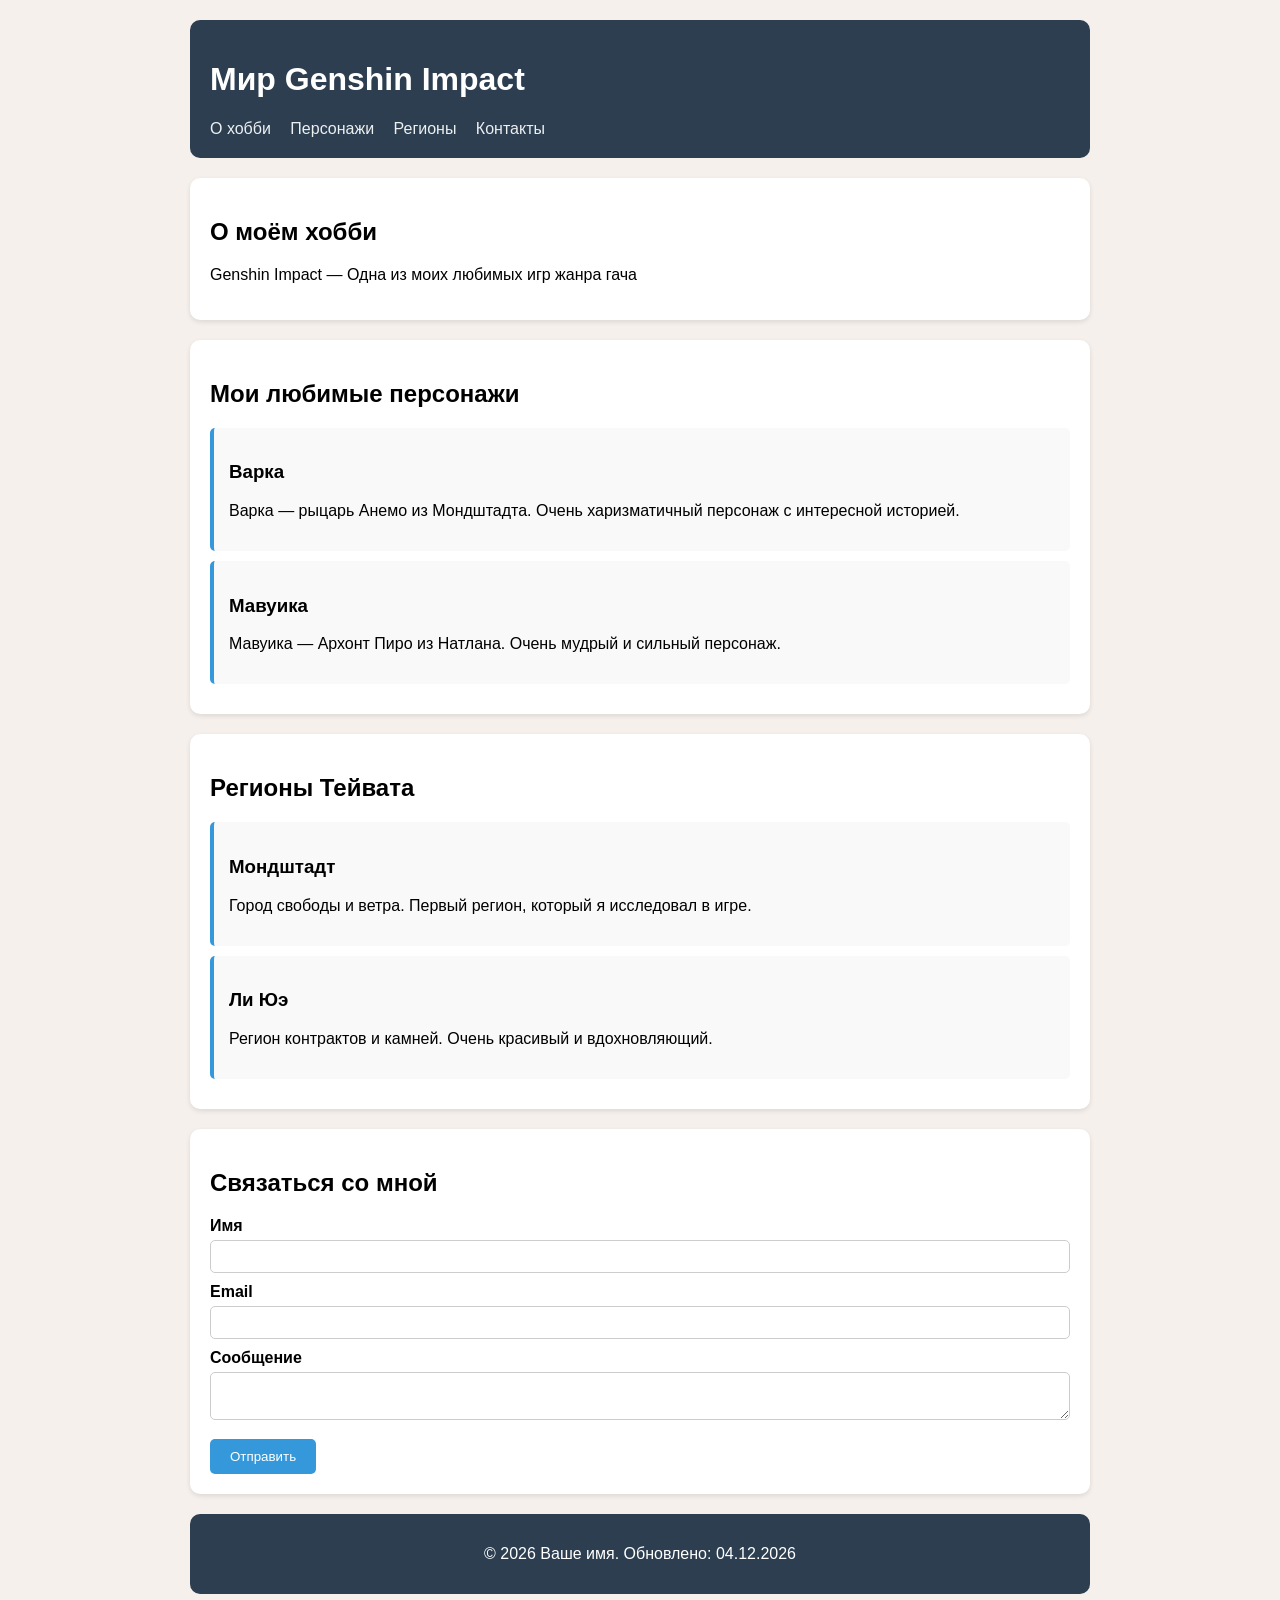
<file: Project1/index.html>
<!DOCTYPE html>
<html lang="ru">
<head>
    <meta charset="UTF-8">
    <meta name="viewport" content="width=device-width, initial-scale=1.0">
    <title>Моё хобби - Genshin Impact</title>
    <link rel="stylesheet" href="style.css">
</head>
<body>

    <header>
        <h1>Мир Genshin Impact</h1>
        <nav>
            <a href="#about">О хобби</a>
            <a href="#characters">Персонажи</a>
            <a href="#regions">Регионы</a>
            <a href="#contact">Контакты</a>
        </nav>
    </header>

    <main>
        <section id="about">
            <h2>О моём хобби</h2>
            <p>Genshin Impact — Одна из моих любимых игр жанра гача</p>
        </section>

        <section id="characters">
            <h2>Мои любимые персонажи</h2>
            <article>
                <h3>Варка</h3>
                <p>Варка — рыцарь Анемо из Мондштадта. Очень харизматичный персонаж с интересной историей.</p>
            </article>
            <article>
                <h3>Мавуика</h3>
                <p>Мавуика — Архонт Пиро из Натлана. Очень мудрый и сильный персонаж.</p>
            </article>
        </section>

        <section id="regions">
            <h2>Регионы Тейвата</h2>
            <article>
                <h3>Мондштадт</h3>
                <p>Город свободы и ветра. Первый регион, который я исследовал в игре.</p>
            </article>
            <article>
                <h3>Ли Юэ</h3>
                <p>Регион контрактов и камней. Очень красивый и вдохновляющий.</p>
            </article>
        </section>

        <section id="contact">
            <h2>Связаться со мной</h2>
            <form>
                <label for="name">Имя</label>
                <input type="text" id="name" name="name" required>

                <label for="email">Email</label>
                <input type="email" id="email" name="email" required>

                <label for="message">Сообщение</label>
                <textarea id="message" name="message"></textarea>

                <button type="submit">Отправить</button>
            </form>
        </section>
    </main>

    <footer>
        <p>&copy; 2026 Ваше имя. Обновлено: <span id="update-date"></span></p>
    </footer>

    <script src="script.js"></script>
</body>
</html>
</file>
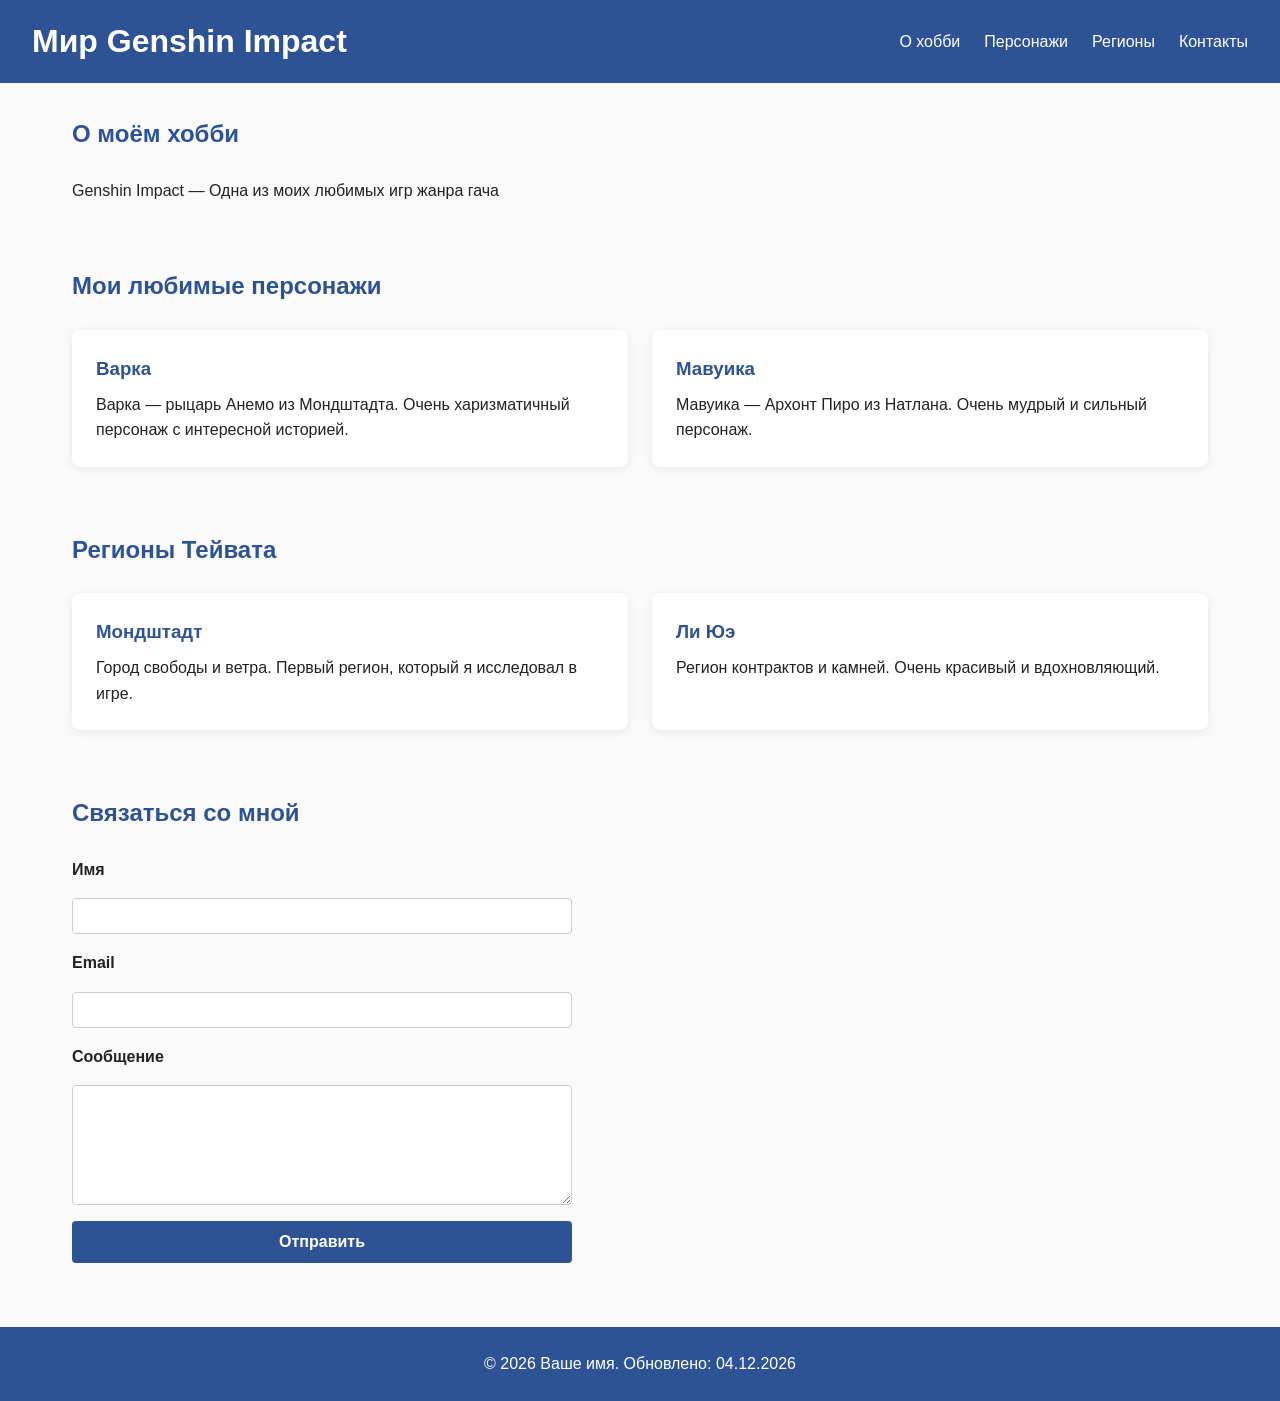
<file: Project2/index.html>
<!DOCTYPE html>
<html lang="ru">
<head>
    <meta charset="UTF-8">
    <meta name="viewport" content="width=device-width, initial-scale=1.0">
    <title>Моё хобби - Genshin Impact</title>
    <link rel="stylesheet" href="style.css">
</head>
<body>

    <header>
        <h1>Мир Genshin Impact</h1>
        <nav>
            <a href="#about">О хобби</a>
            <a href="#characters">Персонажи</a>
            <a href="#regions">Регионы</a>
            <a href="#contact">Контакты</a>
        </nav>
    </header>

    <main>
        <!-- Секция 1: О хобби -->
        <section id="about">
            <h2>О моём хобби</h2>
            <p>Genshin Impact — Одна из моих любимых игр жанра гача</p>
        </section>

        <!-- Секция 2: Персонажи (с карточками) -->
        <section id="characters">
            <h2>Мои любимые персонажи</h2>
            <div class="projects-grid">
                <article>
                    <h3>Варка</h3>
                    <p>Варка — рыцарь Анемо из Мондштадта. Очень харизматичный персонаж с интересной историей.</p>
                </article>
                <article>
                    <h3>Мавуика</h3>
                    <p>Мавуика — Архонт Пиро из Натлана. Очень мудрый и сильный персонаж.</p>
                </article>
            </div>
        </section>

        <!-- Секция 3: Регионы (с карточками) -->
        <section id="regions">
            <h2>Регионы Тейвата</h2>
            <div class="projects-grid">
                <article>
                    <h3>Мондштадт</h3>
                    <p>Город свободы и ветра. Первый регион, который я исследовал в игре.</p>
                </article>
                <article>
                    <h3>Ли Юэ</h3>
                    <p>Регион контрактов и камней. Очень красивый и вдохновляющий.</p>
                </article>
            </div>
        </section>

        <!-- Секция 4: Контакты (форма) -->
        <section id="contact">
            <h2>Связаться со мной</h2>
            <form>
                <label for="name">Имя</label>
                <input type="text" id="name" name="name" required>

                <label for="email">Email</label>
                <input type="email" id="email" name="email" required>

                <label for="message">Сообщение</label>
                <textarea id="message" name="message"></textarea>

                <button type="submit">Отправить</button>
            </form>
        </section>
    </main>

    <footer>
        <p>&copy; 2026 Ваше имя. Обновлено: <span id="update-date"></span></p>
    </footer>

    <script src="script.js"></script>
</body>
</html>
</file>
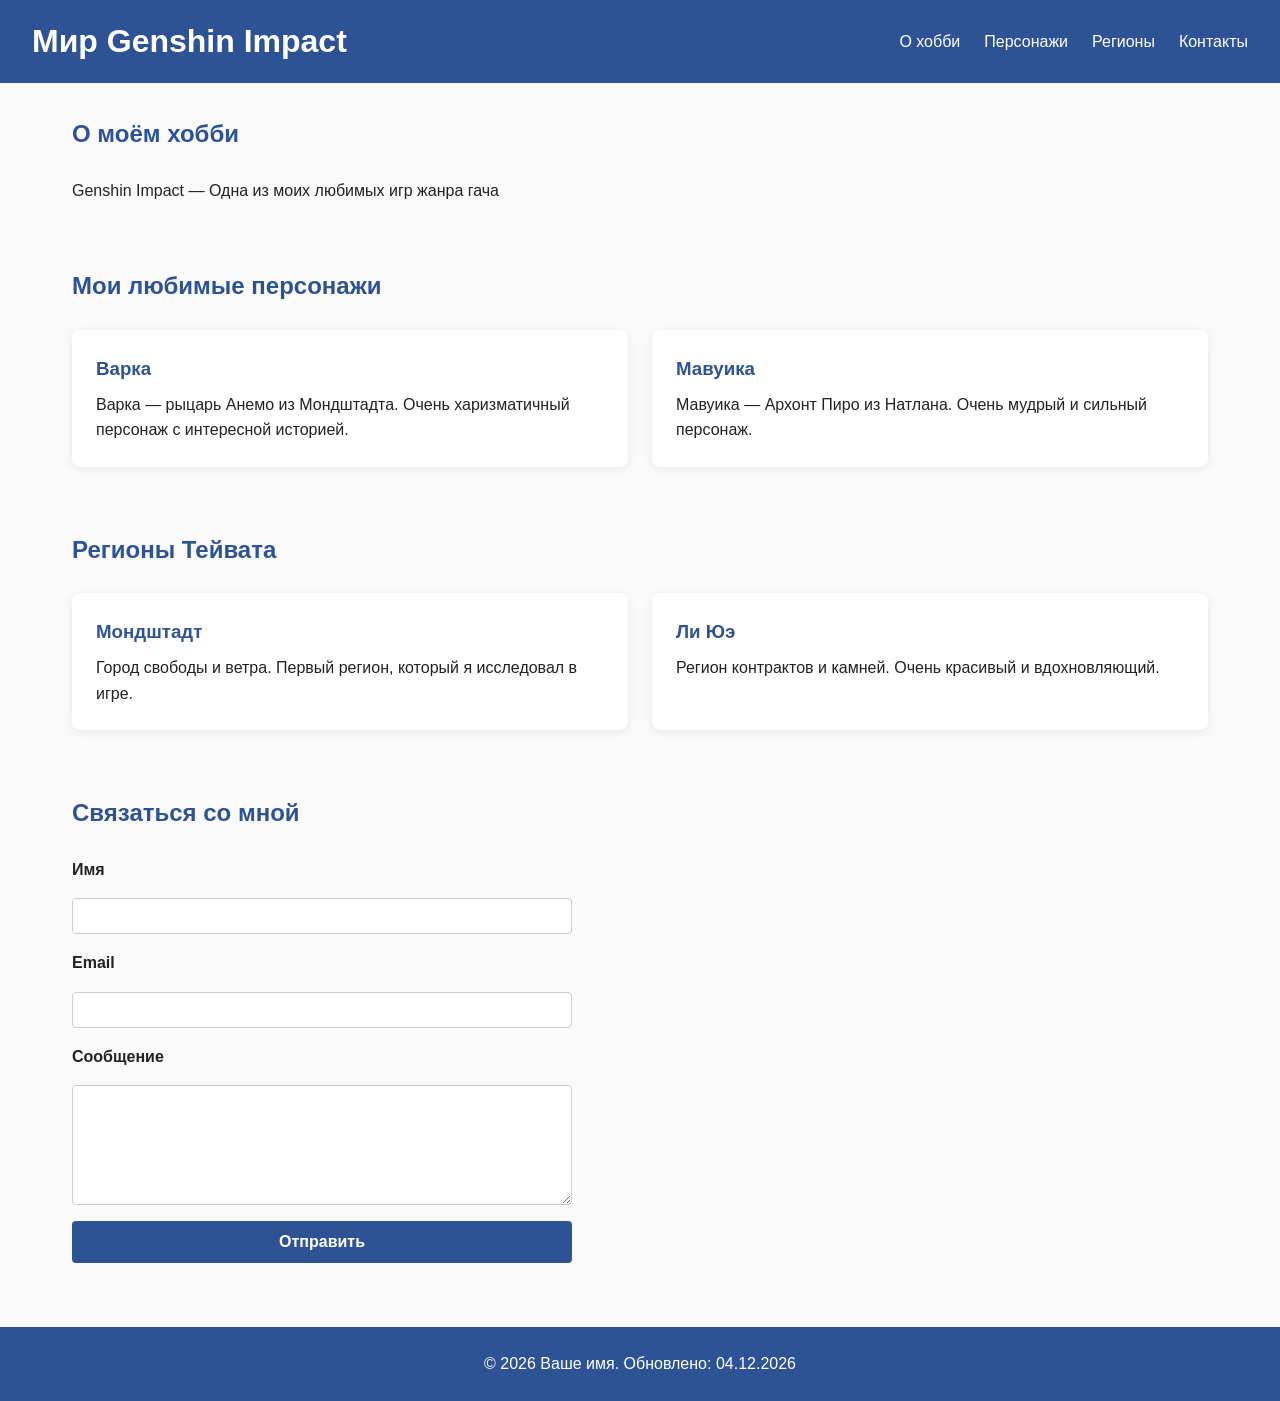
<file: Project4/index.html>
<!DOCTYPE html>
<html lang="ru">
<head>
    <meta charset="UTF-8">
    <meta name="viewport" content="width=device-width, initial-scale=1.0">
    <title>Моё хобби - Genshin Impact</title>
    <link rel="stylesheet" href="style.css">
</head>
<body>

    <header>
        <h1>Мир Genshin Impact</h1>
        <button class="burger" id="burger-btn" aria-label="Открыть меню">
            ☰
        </button>
        <nav>
            <a href="#about">О хобби</a>
            <a href="#characters">Персонажи</a>
            <a href="#regions">Регионы</a>
            <a href="#contact">Контакты</a>
        </nav>
    </header>

    <main>
        <section id="about">
            <h2>О моём хобби</h2>
            <p>Genshin Impact — Одна из моих любимых игр жанра гача</p>
        </section>

        <section id="characters">
            <h2>Мои любимые персонажи</h2>
            <div class="projects-grid">
                <article>
                    <h3>Варка</h3>
                    <p>Варка — рыцарь Анемо из Мондштадта. Очень харизматичный персонаж с интересной историей.</p>
                </article>
                <article>
                    <h3>Мавуика</h3>
                    <p>Мавуика — Архонт Пиро из Натлана. Очень мудрый и сильный персонаж.</p>
                </article>
            </div>
        </section>

        <section id="regions">
            <h2>Регионы Тейвата</h2>
            <div class="projects-grid">
                <article>
                    <h3>Мондштадт</h3>
                    <p>Город свободы и ветра. Первый регион, который я исследовал в игре.</p>
                </article>
                <article>
                    <h3>Ли Юэ</h3>
                    <p>Регион контрактов и камней. Очень красивый и вдохновляющий.</p>
                </article>
            </div>
        </section>

        <section id="contact">
            <h2>Связаться со мной</h2>
            <form>
                <label for="name">Имя</label>
                <input type="text" id="name" name="name" required>

                <label for="email">Email</label>
                <input type="email" id="email" name="email" required>

                <label for="message">Сообщение</label>
                <textarea id="message" name="message"></textarea>

                <button type="submit">Отправить</button>
            </form>
        </section>
    </main>

    <footer>
        <p>&copy; 2026 Ваше имя. Обновлено: <span id="update-date"></span></p>
    </footer>

    <script src="script.js"></script>
</body>
</html>
</file>
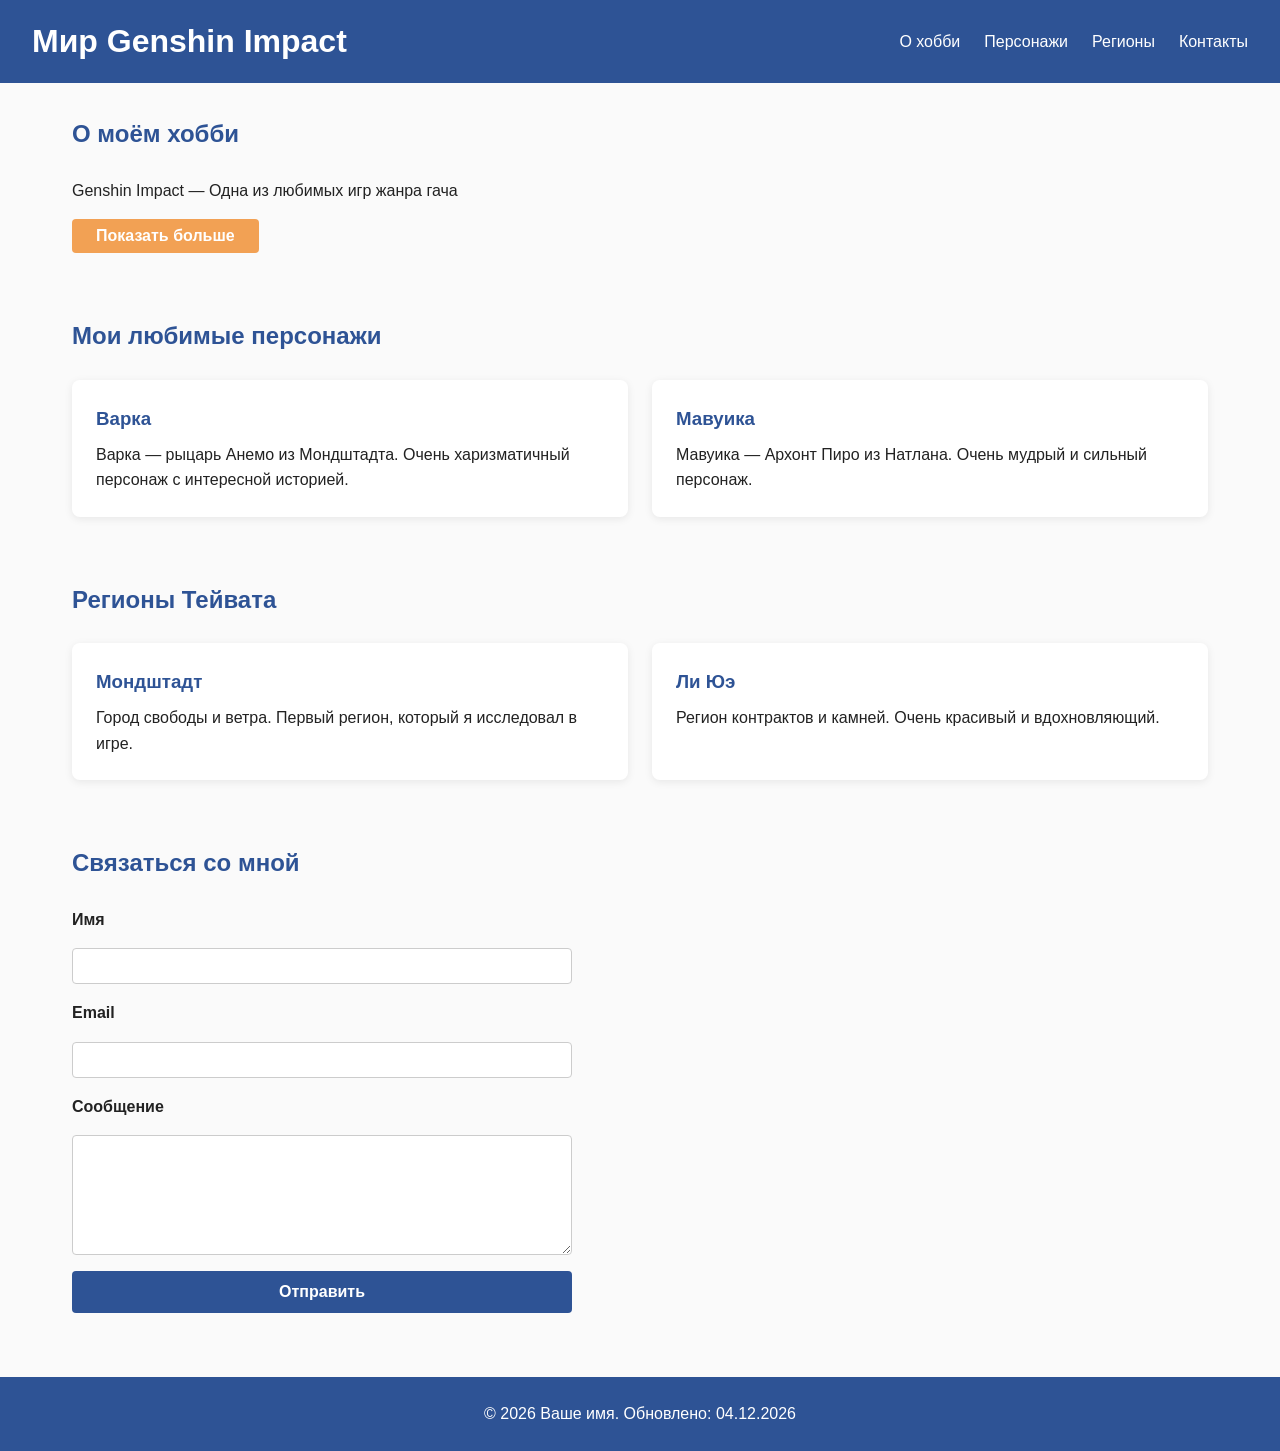
<file: Project5/index.html>
<!DOCTYPE html>
<html lang="ru">
<head>
    <meta charset="UTF-8">
    <meta name="viewport" content="width=device-width, initial-scale=1.0">
    <title>Моё хобби - Genshin Impact</title>
    <link rel="stylesheet" href="style.css">
</head>
<body>

    <header>
        <h1>Мир Genshin Impact</h1>
        <button class="burger" id="burger-btn" aria-label="Открыть меню">
            ☰
        </button>
        <nav>
            <a href="#about">О хобби</a>
            <a href="#characters">Персонажи</a>
            <a href="#regions">Регионы</a>
            <a href="#contact">Контакты</a>
        </nav>
    </header>

    <main>
        <section id="about">
            <h2>О моём хобби</h2>
            <p>Genshin Impact — Одна из любимых игр жанра гача</p>
            
            <!-- Блок "Показать больше" -->
            <div class="extra-info" id="extra-info">
                <p>Я начал играть в Genshin Impact в 2024 году. С тех пор я прошёл все сюжетные квесты и продолжаю играть в игру активно</p>
            </div>
            <button id="toggle-btn">Показать больше</button>
        </section>

        <section id="characters">
            <h2>Мои любимые персонажи</h2>
            <div class="projects-grid">
                <article>
                    <h3>Варка</h3>
                    <p>Варка — рыцарь Анемо из Мондштадта. Очень харизматичный персонаж с интересной историей.</p>
                </article>
                <article>
                    <h3>Мавуика</h3>
                    <p>Мавуика — Архонт Пиро из Натлана. Очень мудрый и сильный персонаж.</p>
                </article>
            </div>
        </section>

        <section id="regions">
            <h2>Регионы Тейвата</h2>
            <div class="projects-grid">
                <article>
                    <h3>Мондштадт</h3>
                    <p>Город свободы и ветра. Первый регион, который я исследовал в игре.</p>
                </article>
                <article>
                    <h3>Ли Юэ</h3>
                    <p>Регион контрактов и камней. Очень красивый и вдохновляющий.</p>
                </article>
            </div>
        </section>

        <section id="contact">
            <h2>Связаться со мной</h2>
            <form>
                <label for="name">Имя</label>
                <input type="text" id="name" name="name" required>

                <label for="email">Email</label>
                <input type="email" id="email" name="email" required>

                <label for="message">Сообщение</label>
                <textarea id="message" name="message"></textarea>

                <button type="submit">Отправить</button>
            </form>
        </section>
    </main>

    <footer>
        <p>&copy; 2026 Ваше имя. Обновлено: <span id="update-date"></span></p>
    </footer>

    <script src="script.js"></script>
</body>
</html>
</file>
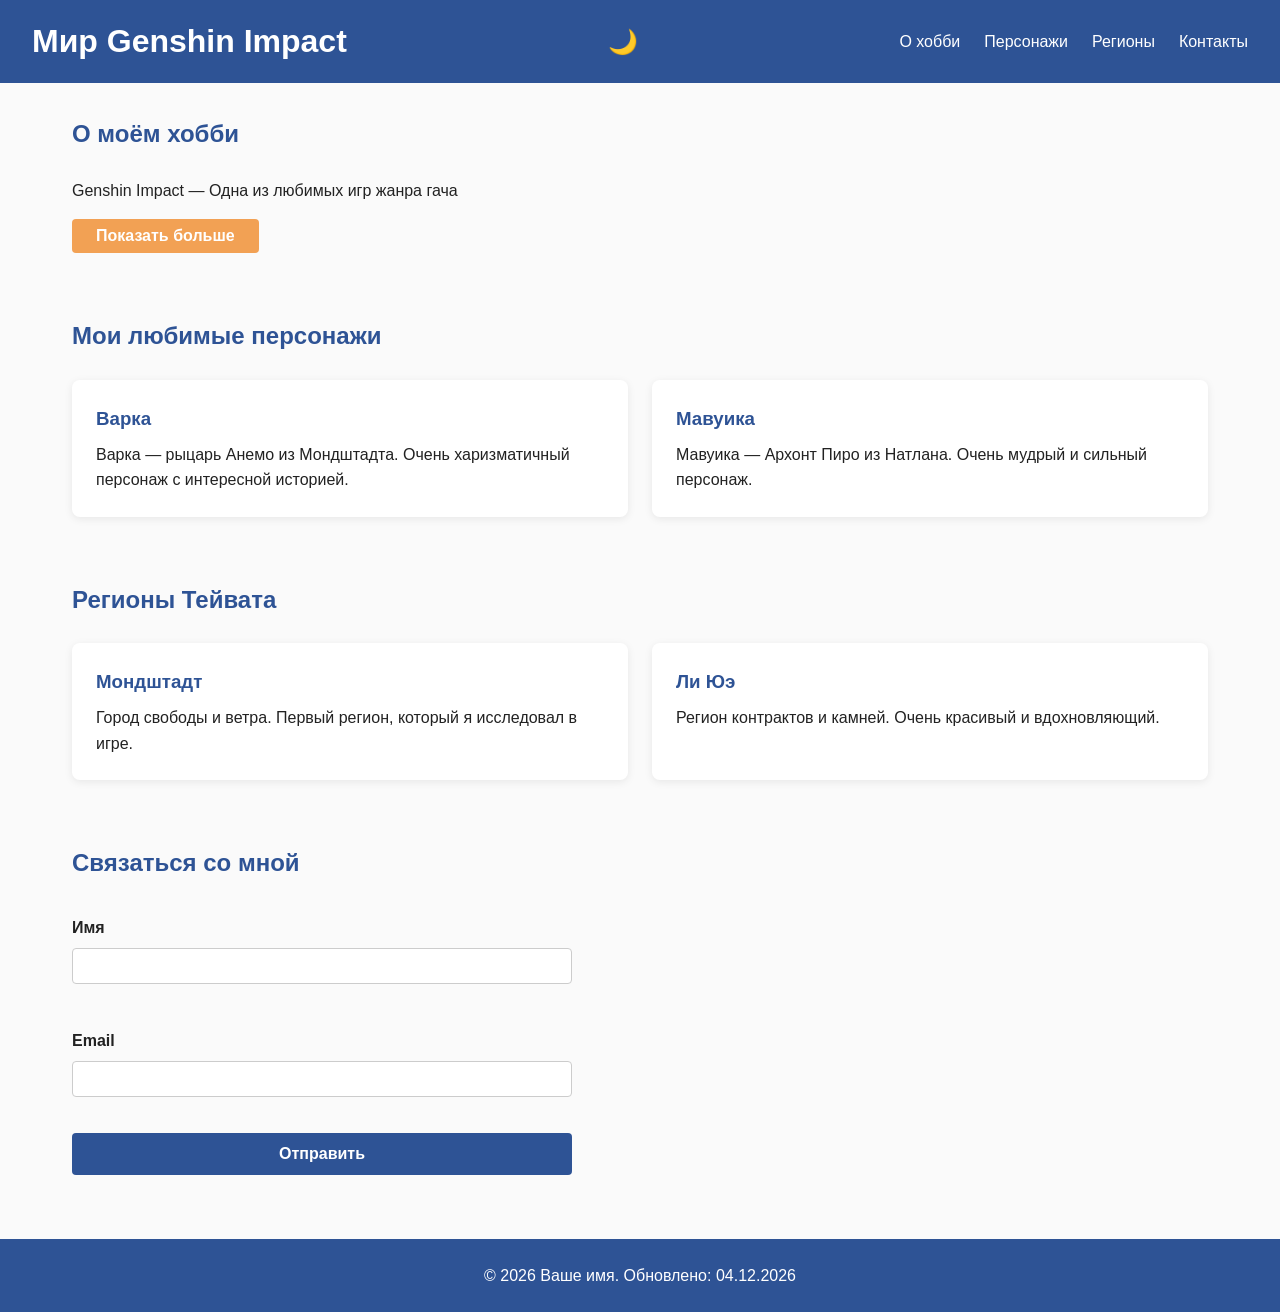
<file: Project6/index.html>
<!DOCTYPE html>
<html lang="ru">
<head>
    <meta charset="UTF-8">
    <meta name="viewport" content="width=device-width, initial-scale=1.0">
    <title>Моё хобби - Genshin Impact</title>
    <link rel="stylesheet" href="style.css">
</head>
<body>

    <header>
        <h1>Мир Genshin Impact</h1>
        <button class="burger" id="burger-btn" aria-label="Открыть меню">
            ☰
        </button>
        <button id="theme-toggle" aria-label="Переключить тему">🌙</button>
        <nav>
            <a href="#about">О хобби</a>
            <a href="#characters">Персонажи</a>
            <a href="#regions">Регионы</a>
            <a href="#contact">Контакты</a>
        </nav>
    </header>

    <main>
        <section id="about">
            <h2>О моём хобби</h2>
            <p>Genshin Impact — Одна из любимых игр жанра гача</p>
            
            <!-- Блок "Показать больше" -->
            <div class="extra-info" id="extra-info">
                <p>Я начал играть в Genshin Impact в 2024 году. С тех пор я прошёл все сюжетные квесты и продолжаю играть в игру активно</p>
            </div>
            <button id="toggle-btn">Показать больше</button>
        </section>

        <section id="characters">
            <h2>Мои любимые персонажи</h2>
            <div class="projects-grid">
                <article>
                    <h3>Варка</h3>
                    <p>Варка — рыцарь Анемо из Мондштадта. Очень харизматичный персонаж с интересной историей.</p>
                </article>
                <article>
                    <h3>Мавуика</h3>
                    <p>Мавуика — Архонт Пиро из Натлана. Очень мудрый и сильный персонаж.</p>
                </article>
            </div>
        </section>

        <section id="regions">
            <h2>Регионы Тейвата</h2>
            <div class="projects-grid">
                <article>
                    <h3>Мондштадт</h3>
                    <p>Город свободы и ветра. Первый регион, который я исследовал в игре.</p>
                </article>
                <article>
                    <h3>Ли Юэ</h3>
                    <p>Регион контрактов и камней. Очень красивый и вдохновляющий.</p>
                </article>
            </div>
        </section>

        <section id="contact">
            <h2>Связаться со мной</h2>
            <form id="contact-form">
                <label for="name">Имя</label>
                <input type="text" id="name" name="name">
                <span class="error" id="name-error"></span>

                <label for="email">Email</label>
                <input type="text" id="email" name="email">
                <span class="error" id="email-error"></span>

                <button type="submit">Отправить</button>
            </form>
        </section>
    </main>

    <footer>
        <p>&copy; 2026 Ваше имя. Обновлено: <span id="update-date"></span></p>
    </footer>

    <script src="script.js"></script>
</body>
</html>
</file>
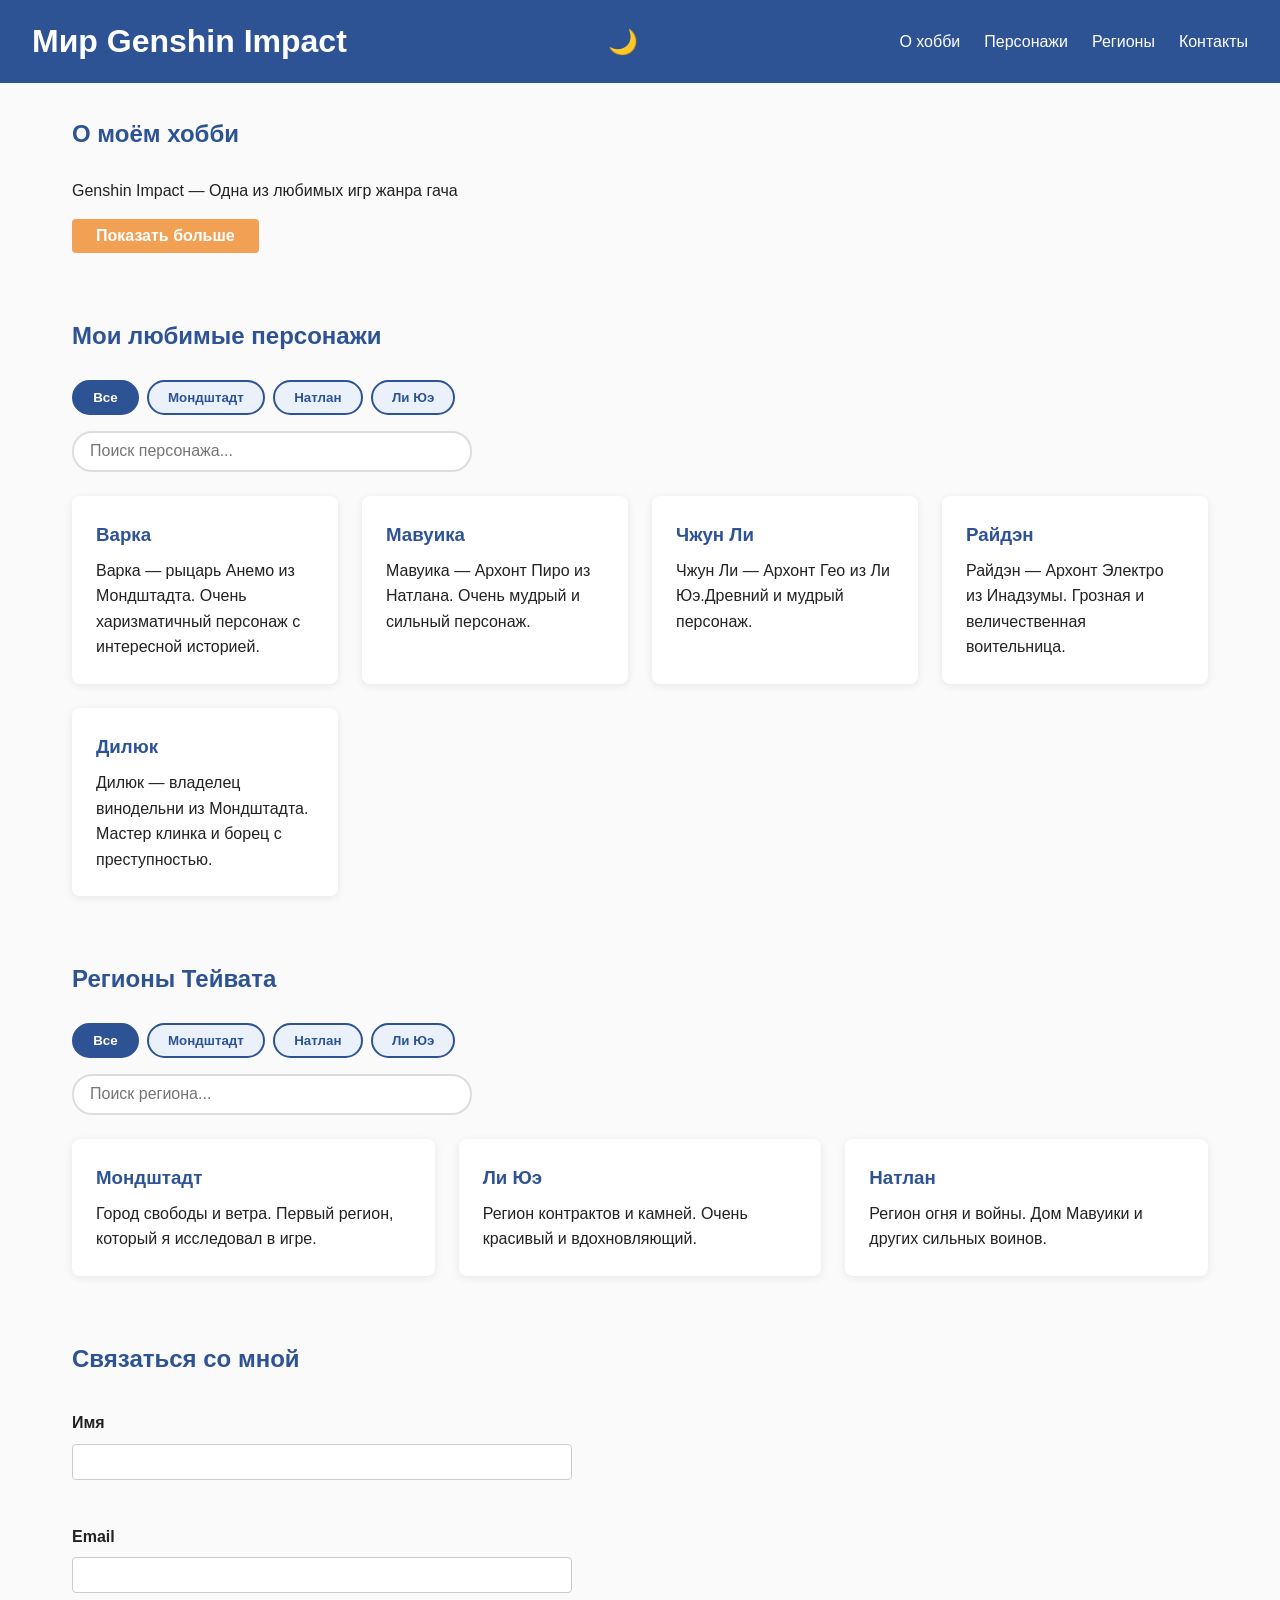
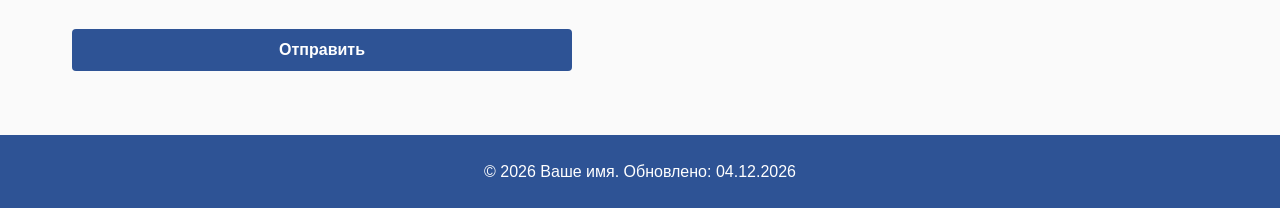
<file: Project7/index.html>
<!DOCTYPE html>
<html lang="ru">
<head>
    <meta charset="UTF-8">
    <meta name="viewport" content="width=device-width, initial-scale=1.0">
    <title>Моё хобби - Genshin Impact</title>
    <link rel="stylesheet" href="style.css">
</head>
<body>

    <header>
        <h1>Мир Genshin Impact</h1>
        <button class="burger" id="burger-btn" aria-label="Открыть меню">
            ☰
        </button>
        <button id="theme-toggle" aria-label="Переключить тему">🌙</button>
        <nav>
            <a href="#about">О хобби</a>
            <a href="#characters">Персонажи</a>
            <a href="#regions">Регионы</a>
            <a href="#contact">Контакты</a>
        </nav>
    </header>

    <main>
        <section id="about">
            <h2>О моём хобби</h2>
            <p>Genshin Impact — Одна из любимых игр жанра гача</p>
            
            <div class="extra-info" id="extra-info">
                <p>Я начал играть в Genshin Impact в 2024 году. С тех пор я прошёл все сюжетные квесты и продолжаю играть в игру активно</p>
            </div>
            <button id="toggle-btn">Показать больше</button>
        </section>

        <section id="characters">
            <h2>Мои любимые персонажи</h2>
            <div class="filters">
                <button data-filter="all" class="active">Все</button>
                <button data-filter="mondstadt">Мондштадт</button>
                <button data-filter="natlan">Натлан</button>
                <button data-filter="liyue">Ли Юэ</button>
            </div>
            <input type="text" id="search-input" placeholder="Поиск персонажа...">
            <div class="projects-grid" id="projects-grid"></div>
        </section>

        <section id="regions">
            <h2>Регионы Тейвата</h2>
            <div class="filters">
                <button data-filter="all" class="active">Все</button>
                <button data-filter="mondstadt">Мондштадт</button>
                <button data-filter="natlan">Натлан</button>
                <button data-filter="liyue">Ли Юэ</button>
            </div>
            <input type="text" id="search-input" placeholder="Поиск региона...">
            <div class="projects-grid" id="projects-grid-2"></div>
        </section>

        <section id="contact">
            <h2>Связаться со мной</h2>
            <form id="contact-form">
                <label for="name">Имя</label>
                <input type="text" id="name" name="name">
                <span class="error" id="name-error"></span>

                <label for="email">Email</label>
                <input type="text" id="email" name="email">
                <span class="error" id="email-error"></span>

                <button type="submit">Отправить</button>
            </form>
        </section>
    </main>

    <footer>
        <p>&copy; 2026 Ваше имя. Обновлено: <span id="update-date"></span></p>
    </footer>

    <script src="script.js"></script>
</body>
</html>
</file>
<file: Project1/style.css>
body {
    font-family: Arial, sans-serif;
    max-width: 900px;
    margin: 0 auto;
    padding: 20px;
    background-color: #f5f0eb;
}

header {
    background-color: #2c3e50;
    color: white;
    padding: 20px;
    border-radius: 10px;
}

nav a {
    color: #ecf0f1;
    margin-right: 15px;
    text-decoration: none;
}

nav a:hover {
    text-decoration: underline;
}

section {
    background-color: white;
    padding: 20px;
    margin: 20px 0;
    border-radius: 10px;
    box-shadow: 0 2px 5px rgba(0,0,0,0.1);
}

article {
    background-color: #f9f9f9;
    padding: 15px;
    margin: 10px 0;
    border-left: 4px solid #3498db;
    border-radius: 5px;
}

footer {
    background-color: #2c3e50;
    color: white;
    padding: 15px;
    text-align: center;
    border-radius: 10px;
    margin-top: 20px;
}

form label {
    display: block;
    margin-top: 10px;
    font-weight: bold;
}

form input, form textarea {
    width: 100%;
    padding: 8px;
    margin-top: 5px;
    border: 1px solid #ccc;
    border-radius: 5px;
    box-sizing: border-box;
}

form button {
    margin-top: 15px;
    background-color: #3498db;
    color: white;
    padding: 10px 20px;
    border: none;
    border-radius: 5px;
    cursor: pointer;
}

form button:hover {
    background-color: #2980b9;
}
</file>
<file: Project2/style.css>
* {
    margin: 0;
    padding: 0;
    box-sizing: border-box;
}


:root {
    --color-primary: #2e5395;      
    --color-accent: #f2a154;       
    --color-bg-light: #eaf1fb;     
}


body {
    font-family: "Segoe UI", Arial, sans-serif;
    line-height: 1.6;
    color: #222;
    background-color: #fafafa;
}
header {
    display: flex;
    justify-content: space-between;
    align-items: center;
    padding: 1rem 2rem;
    background-color: var(--color-primary);
    color: white;
}

nav {
    display: flex;
    gap: 1.5rem;
}

nav a {
    color: white;
    text-decoration: none;
    font-weight: 500;
    transition: color 0.3s ease;
}

nav a.active {
    text-decoration: underline;
    color: var(--color-accent);
}

section {
    padding: 2rem;
    max-width: 1200px;
    margin: 0 auto;
}

section h2 {
    margin-bottom: 1.5rem;
    color: var(--color-primary);
}

.projects-grid {
    display: flex;
    flex-wrap: wrap;
    gap: 1.5rem;
}

.projects-grid article {
    flex: 1 1 280px;          /* min 280px, может расти и сжиматься */
    background: white;
    border-radius: 8px;
    padding: 1.5rem;
    box-shadow: 0 2px 8px rgba(0, 0, 0, 0.08);
    transition: transform 0.2s ease, box-shadow 0.2s ease;
}

.projects-grid article:hover {
    transform: translateY(-4px);
    box-shadow: 0 4px 16px rgba(0, 0, 0, 0.15);
}

.projects-grid article h3 {
    margin-bottom: 0.5rem;
    color: var(--color-primary);
}
form {
    display: flex;
    flex-direction: column;
    gap: 1rem;
    max-width: 500px;
}

form label {
    font-weight: 600;
}

form input,
form textarea {
    padding: 0.5rem;
    border: 1px solid #ccc;
    border-radius: 4px;
    font-family: inherit;
    font-size: 1rem;
}

form textarea {
    resize: vertical;
    min-height: 120px;
}

form button {
    padding: 0.75rem 1.5rem;
    background-color: var(--color-primary);
    color: white;
    border: none;
    border-radius: 4px;
    font-size: 1rem;
    font-weight: 600;
    cursor: pointer;
    transition: background-color 0.3s ease;
}

form button:hover {
    background-color: #1e3a6b;
}
footer {
    text-align: center;
    padding: 1.5rem;
    background-color: var(--color-primary);
    color: white;
    margin-top: 2rem;
}
@media (max-width: 768px) {
    header {
        flex-direction: column;
        gap: 1rem;
        text-align: center;
    }

    nav {
        flex-wrap: wrap;
        justify-content: center;
        gap: 0.8rem;
    }

    section {
        padding: 1rem;
    }

    .projects-grid article {
        flex: 1 1 100%;
    }
}
</file>
<file: Project4/style.css>
* {
    margin: 0;
    padding: 0;
    box-sizing: border-box;
}


:root {
    --color-primary: #2e5395;
    --color-accent: #f2a154;
    --color-bg-light: #eaf1fb;
}


body {
    font-family: "Segoe UI", Arial, sans-serif;
    line-height: 1.6;
    color: #222;
    background-color: #fafafa;
}

header {
    display: flex;
    justify-content: space-between;
    align-items: center;
    padding: 1rem 2rem;
    background-color: var(--color-primary);
    color: white;
}


nav {
    display: flex;
    gap: 1.5rem;
}

nav a {
    color: white;
    text-decoration: none;
    font-weight: 500;
}

nav a.active {
    text-decoration: underline;
    color: var(--color-accent);
}


.burger {
    display: none;
    font-size: 2rem;
    background: none;
    border: none;
    color: white;
    cursor: pointer;
    padding: 0.5rem;
}

section {
    padding: 2rem;
    max-width: 1200px;
    margin: 0 auto;
}

section h2 {
    margin-bottom: 1.5rem;
    color: var(--color-primary);
}

.projects-grid {
    display: grid;
    grid-template-columns: repeat(auto-fit, minmax(260px, 1fr));
    gap: 1.5rem;
}

.projects-grid article {
    background: white;
    border-radius: 8px;
    padding: 1.5rem;
    box-shadow: 0 2px 8px rgba(0, 0, 0, 0.08);
}

.projects-grid article h3 {
    margin-bottom: 0.5rem;
    color: var(--color-primary);
}


form {
    display: flex;
    flex-direction: column;
    gap: 1rem;
    max-width: 500px;
}

form label {
    font-weight: 600;
}

form input,
form textarea {
    padding: 0.5rem;
    border: 1px solid #ccc;
    border-radius: 4px;
    font-family: inherit;
    font-size: 1rem;
}

form textarea {
    resize: vertical;
    min-height: 120px;
}

form button {
    padding: 0.75rem 1.5rem;
    background-color: var(--color-primary);
    color: white;
    border: none;
    border-radius: 4px;
    font-size: 1rem;
    font-weight: 600;
    cursor: pointer;
    transition: background-color 0.3s ease;
}

form button:hover {
    background-color: #1e3a6b;
}

footer {
    text-align: center;
    padding: 1.5rem;
    background-color: var(--color-primary);
    color: white;
    margin-top: 2rem;
}


@media (max-width: 768px) {
    .burger {
        display: block;
    }

    nav {
        display: none;
        flex-direction: column;
        position: absolute;
        top: 70px;
        left: 0;
        right: 0;
        background-color: var(--color-primary);
        padding: 1.5rem 2rem;
        gap: 1rem;
        z-index: 100;
        box-shadow: 0 4px 8px rgba(0, 0, 0, 0.2);
    }

    nav.open {
        display: flex;
    }

    nav a {
        padding: 0.5rem 0;
        border-bottom: 1px solid rgba(255, 255, 255, 0.1);
    }

    nav a:last-child {
        border-bottom: none;
    }

    header {
        position: relative;
        padding: 0.8rem 1rem;
    }

    header h1 {
        font-size: 1.2rem;
    }

    section {
        padding: 1rem;
    }

    .projects-grid {
        grid-template-columns: 1fr;
    }

    form {
        max-width: 100%;
    }
}
</file>
<file: Project5/style.css>
* {
    margin: 0;
    padding: 0;
    box-sizing: border-box;
}

:root {
    --color-primary: #2e5395;
    --color-accent: #f2a154;
    --color-bg-light: #eaf1fb;
}


body {
    font-family: "Segoe UI", Arial, sans-serif;
    line-height: 1.6;
    color: #222;
    background-color: #fafafa;
}


header {
    display: flex;
    justify-content: space-between;
    align-items: center;
    padding: 1rem 2rem;
    background-color: var(--color-primary);
    color: white;
}


nav {
    display: flex;
    gap: 1.5rem;
}

nav a {
    color: white;
    text-decoration: none;
    font-weight: 500;
    transition: color 0.2s ease;
}

nav a:hover {
    color: var(--color-accent);
}

nav a.active {
    text-decoration: underline;
    color: var(--color-accent);
}

.burger {
    display: none;
    font-size: 2rem;
    background: none;
    border: none;
    color: white;
    cursor: pointer;
    padding: 0.5rem;
}


section {
    padding: 2rem;
    max-width: 1200px;
    margin: 0 auto;
}

section h2 {
    margin-bottom: 1.5rem;
    color: var(--color-primary);
}


.projects-grid {
    display: grid;
    grid-template-columns: repeat(auto-fit, minmax(260px, 1fr));
    gap: 1.5rem;
}

.projects-grid article {
    background: white;
    border-radius: 8px;
    padding: 1.5rem;
    box-shadow: 0 2px 8px rgba(0, 0, 0, 0.08);
    transition: transform 0.3s ease, box-shadow 0.3s ease;
    animation: fadeInUp 0.6s ease forwards;
}

.projects-grid article:hover {
    transform: translateY(-6px);
    box-shadow: 0 10px 24px rgba(0, 0, 0, 0.15);
}

.projects-grid article h3 {
    margin-bottom: 0.5rem;
    color: var(--color-primary);
}

/* Задержки для анимации */
.projects-grid article:nth-child(1) {
    animation-delay: 0s;
}

.projects-grid article:nth-child(2) {
    animation-delay: 0.15s;
}

.projects-grid article:nth-child(3) {
    animation-delay: 0.3s;
}

.projects-grid article:nth-child(4) {
    animation-delay: 0.45s;
}


form {
    display: flex;
    flex-direction: column;
    gap: 1rem;
    max-width: 500px;
}

form label {
    font-weight: 600;
}

form input,
form textarea {
    padding: 0.5rem;
    border: 1px solid #ccc;
    border-radius: 4px;
    font-family: inherit;
    font-size: 1rem;
}

form textarea {
    resize: vertical;
    min-height: 120px;
}

form button {
    padding: 0.75rem 1.5rem;
    background-color: var(--color-primary);
    color: white;
    border: none;
    border-radius: 4px;
    font-size: 1rem;
    font-weight: 600;
    cursor: pointer;
    transition: background-color 0.2s ease, transform 0.1s ease;
}

form button:hover {
    background-color: var(--color-accent);
}

form button:active {
    transform: scale(0.97);
}


footer {
    text-align: center;
    padding: 1.5rem;
    background-color: var(--color-primary);
    color: white;
    margin-top: 2rem;
}


@keyframes fadeInUp {
    from {
        opacity: 0;
        transform: translateY(20px);
    }
    to {
        opacity: 1;
        transform: translateY(0);
    }
}

.extra-info {
    max-height: 0;
    overflow: hidden;
    transition: max-height 0.4s ease, opacity 0.3s ease;
    opacity: 0;
}

.extra-info.expanded {
    max-height: 500px;
    opacity: 1;
}

#toggle-btn {
    margin-top: 1rem;
    padding: 0.5rem 1.5rem;
    background-color: var(--color-accent);
    color: white;
    border: none;
    border-radius: 4px;
    font-size: 1rem;
    font-weight: 600;
    cursor: pointer;
    transition: background-color 0.2s ease, transform 0.1s ease;
}

#toggle-btn:hover {
    background-color: #d4893a;
}

#toggle-btn:active {
    transform: scale(0.97);
}

@media (max-width: 768px) {
    .burger {
        display: block;
    }

    nav {
        display: none;
        flex-direction: column;
        position: absolute;
        top: 70px;
        left: 0;
        right: 0;
        background-color: var(--color-primary);
        padding: 1.5rem 2rem;
        gap: 1rem;
        z-index: 100;
        box-shadow: 0 4px 8px rgba(0, 0, 0, 0.2);
    }

    nav.open {
        display: flex;
    }

    nav a {
        padding: 0.5rem 0;
        border-bottom: 1px solid rgba(255, 255, 255, 0.1);
    }

    nav a:last-child {
        border-bottom: none;
    }

    header {
        position: relative;
        padding: 0.8rem 1rem;
    }

    header h1 {
        font-size: 1.2rem;
    }

    section {
        padding: 1rem;
    }

    .projects-grid {
        grid-template-columns: 1fr;
    }

    form {
        max-width: 100%;
    }
}
</file>
<file: Project6/style.css>
* {
    margin: 0;
    padding: 0;
    box-sizing: border-box;
}

:root {
    --color-primary: #2e5395;
    --color-accent: #f2a154;
    --color-bg-light: #eaf1fb;
}

body {
    font-family: "Segoe UI", Arial, sans-serif;
    line-height: 1.6;
    color: #222;
    background-color: #fafafa;
    transition: background-color 0.3s ease, color 0.3s ease;
}

header {
    display: flex;
    justify-content: space-between;
    align-items: center;
    padding: 1rem 2rem;
    background-color: var(--color-primary);
    color: white;
    transition: background-color 0.3s ease;
}

nav {
    display: flex;
    gap: 1.5rem;
}

nav a {
    color: white;
    text-decoration: none;
    font-weight: 500;
    transition: color 0.2s ease;
}

nav a:hover {
    color: var(--color-accent);
}

nav a.active {
    text-decoration: underline;
    color: var(--color-accent);
}

.burger {
    display: none;
    font-size: 2rem;
    background: none;
    border: none;
    color: white;
    cursor: pointer;
    padding: 0.5rem;
}

#theme-toggle {
    font-size: 1.5rem;
    background: none;
    border: none;
    color: white;
    cursor: pointer;
    padding: 0.5rem;
    transition: transform 0.3s ease;
}

#theme-toggle:hover {
    transform: rotate(20deg);
}

section {
    padding: 2rem;
    max-width: 1200px;
    margin: 0 auto;
}

section h2 {
    margin-bottom: 1.5rem;
    color: var(--color-primary);
    transition: color 0.3s ease;
}

.projects-grid {
    display: grid;
    grid-template-columns: repeat(auto-fit, minmax(260px, 1fr));
    gap: 1.5rem;
}

.projects-grid article {
    background: white;
    border-radius: 8px;
    padding: 1.5rem;
    box-shadow: 0 2px 8px rgba(0, 0, 0, 0.08);
    transition: transform 0.3s ease, box-shadow 0.3s ease, background-color 0.3s ease, color 0.3s ease;
    animation: fadeInUp 0.6s ease forwards;
}

.projects-grid article:hover {
    transform: translateY(-6px);
    box-shadow: 0 10px 24px rgba(0, 0, 0, 0.15);
}

.projects-grid article h3 {
    margin-bottom: 0.5rem;
    color: var(--color-primary);
    transition: color 0.3s ease;
}

.projects-grid article:nth-child(1) {
    animation-delay: 0s;
}

.projects-grid article:nth-child(2) {
    animation-delay: 0.15s;
}

.projects-grid article:nth-child(3) {
    animation-delay: 0.3s;
}

.projects-grid article:nth-child(4) {
    animation-delay: 0.45s;
}

form {
    display: flex;
    flex-direction: column;
    gap: 0.5rem;
    max-width: 500px;
}

form label {
    font-weight: 600;
    margin-top: 0.5rem;
}

form input,
form textarea {
    padding: 0.5rem;
    border: 1px solid #ccc;
    border-radius: 4px;
    font-family: inherit;
    font-size: 1rem;
    transition: background-color 0.3s ease, color 0.3s ease, border-color 0.3s ease;
}

form textarea {
    resize: vertical;
    min-height: 120px;
}

form button {
    padding: 0.75rem 1.5rem;
    background-color: var(--color-primary);
    color: white;
    border: none;
    border-radius: 4px;
    font-size: 1rem;
    font-weight: 600;
    cursor: pointer;
    transition: background-color 0.2s ease, transform 0.1s ease;
}

form button:hover {
    background-color: var(--color-accent);
}

form button:active {
    transform: scale(0.97);
}

.error {
    display: block;
    color: #d33;
    font-size: 0.85rem;
    min-height: 1.2em;
    margin-top: 0.2rem;
}

input.error-input,
textarea.error-input {
    border-color: #d33;
    background-color: #fff0f0;
}

footer {
    text-align: center;
    padding: 1.5rem;
    background-color: var(--color-primary);
    color: white;
    margin-top: 2rem;
    transition: background-color 0.3s ease;
}

@keyframes fadeInUp {
    from {
        opacity: 0;
        transform: translateY(20px);
    }
    to {
        opacity: 1;
        transform: translateY(0);
    }
}

.extra-info {
    max-height: 0;
    overflow: hidden;
    transition: max-height 0.4s ease, opacity 0.3s ease;
    opacity: 0;
}

.extra-info.expanded {
    max-height: 500px;
    opacity: 1;
}

#toggle-btn {
    margin-top: 1rem;
    padding: 0.5rem 1.5rem;
    background-color: var(--color-accent);
    color: white;
    border: none;
    border-radius: 4px;
    font-size: 1rem;
    font-weight: 600;
    cursor: pointer;
    transition: background-color 0.2s ease, transform 0.1s ease;
}

#toggle-btn:hover {
    background-color: #d4893a;
}

#toggle-btn:active {
    transform: scale(0.97);
}

body.dark-theme {
    background-color: #1a1a1a;
    color: #eaeaea;
}

body.dark-theme header {
    background-color: #111;
}

body.dark-theme .projects-grid article {
    background-color: #2a2a2a;
    color: #eaeaea;
}

body.dark-theme .projects-grid article h3 {
    color: var(--color-accent);
}

body.dark-theme section h2 {
    color: var(--color-accent);
}

body.dark-theme form input,
body.dark-theme form textarea {
    background-color: #2a2a2a;
    color: #eaeaea;
    border-color: #444;
}

body.dark-theme form input:focus,
body.dark-theme form textarea:focus {
    border-color: var(--color-accent);
    outline: none;
}

body.dark-theme footer {
    background-color: #111;
}

body.dark-theme #toggle-btn {
    background-color: var(--color-accent);
    color: #1a1a1a;
}

body.dark-theme #toggle-btn:hover {
    background-color: #d4893a;
}

body.dark-theme .burger {
    color: white;
}

body.dark-theme #theme-toggle {
    color: white;
}

body.dark-theme input.error-input,
body.dark-theme textarea.error-input {
    border-color: #d33;
    background-color: #3a1a1a;
}

@media (max-width: 768px) {
    .burger {
        display: block;
    }

    nav {
        display: none;
        flex-direction: column;
        position: absolute;
        top: 70px;
        left: 0;
        right: 0;
        background-color: var(--color-primary);
        padding: 1.5rem 2rem;
        gap: 1rem;
        z-index: 100;
        box-shadow: 0 4px 8px rgba(0, 0, 0, 0.2);
    }

    nav.open {
        display: flex;
    }

    nav a {
        padding: 0.5rem 0;
        border-bottom: 1px solid rgba(255, 255, 255, 0.1);
    }

    nav a:last-child {
        border-bottom: none;
    }

    header {
        position: relative;
        padding: 0.8rem 1rem;
    }

    header h1 {
        font-size: 1.2rem;
    }

    section {
        padding: 1rem;
    }

    .projects-grid {
        grid-template-columns: 1fr;
    }

    form {
        max-width: 100%;
    }

    #theme-toggle {
        font-size: 1.2rem;
        padding: 0.3rem;
    }
}
</file>
<file: Project7/style.css>
* {
    margin: 0;
    padding: 0;
    box-sizing: border-box;
}

:root {
    --color-primary: #2e5395;
    --color-accent: #f2a154;
    --color-bg-light: #eaf1fb;
}

body {
    font-family: "Segoe UI", Arial, sans-serif;
    line-height: 1.6;
    color: #222;
    background-color: #fafafa;
    transition: background-color 0.3s ease, color 0.3s ease;
}

header {
    display: flex;
    justify-content: space-between;
    align-items: center;
    padding: 1rem 2rem;
    background-color: var(--color-primary);
    color: white;
    transition: background-color 0.3s ease;
}

nav {
    display: flex;
    gap: 1.5rem;
}

nav a {
    color: white;
    text-decoration: none;
    font-weight: 500;
    transition: color 0.2s ease;
}

nav a:hover {
    color: var(--color-accent);
}

nav a.active {
    text-decoration: underline;
    color: var(--color-accent);
}

.burger {
    display: none;
    font-size: 2rem;
    background: none;
    border: none;
    color: white;
    cursor: pointer;
    padding: 0.5rem;
}

#theme-toggle {
    font-size: 1.5rem;
    background: none;
    border: none;
    color: white;
    cursor: pointer;
    padding: 0.5rem;
    transition: transform 0.3s ease;
}

#theme-toggle:hover {
    transform: rotate(20deg);
}

section {
    padding: 2rem;
    max-width: 1200px;
    margin: 0 auto;
}

section h2 {
    margin-bottom: 1.5rem;
    color: var(--color-primary);
    transition: color 0.3s ease;
}

.filters {
    display: flex;
    gap: 0.5rem;
    flex-wrap: wrap;
    margin-bottom: 1rem;
}

.filters button {
    padding: 0.5rem 1.2rem;
    background-color: var(--color-bg-light);
    border: 2px solid var(--color-primary);
    border-radius: 20px;
    color: var(--color-primary);
    font-weight: 600;
    cursor: pointer;
    transition: all 0.2s ease;
}

.filters button:hover {
    background-color: var(--color-primary);
    color: white;
}

.filters button.active {
    background-color: var(--color-primary);
    color: white;
}

#search-input {
    width: 100%;
    max-width: 400px;
    padding: 0.6rem 1rem;
    border: 2px solid #ddd;
    border-radius: 20px;
    font-size: 1rem;
    transition: border-color 0.3s ease;
    margin-bottom: 1.5rem;
}

#search-input:focus {
    border-color: var(--color-primary);
    outline: none;
}

.projects-grid {
    display: grid;
    grid-template-columns: repeat(auto-fit, minmax(260px, 1fr));
    gap: 1.5rem;
}

.project-card {
    background: white;
    border-radius: 8px;
    padding: 1.5rem;
    box-shadow: 0 2px 8px rgba(0, 0, 0, 0.08);
    transition: transform 0.3s ease, box-shadow 0.3s ease, background-color 0.3s ease, color 0.3s ease;
}

.project-card:hover {
    transform: translateY(-6px);
    box-shadow: 0 10px 24px rgba(0, 0, 0, 0.15);
}

.project-card h3 {
    margin-bottom: 0.5rem;
    color: var(--color-primary);
    transition: color 0.3s ease;
}

form {
    display: flex;
    flex-direction: column;
    gap: 0.5rem;
    max-width: 500px;
}

form label {
    font-weight: 600;
    margin-top: 0.5rem;
}

form input,
form textarea {
    padding: 0.5rem;
    border: 1px solid #ccc;
    border-radius: 4px;
    font-family: inherit;
    font-size: 1rem;
    transition: background-color 0.3s ease, color 0.3s ease, border-color 0.3s ease;
}

form textarea {
    resize: vertical;
    min-height: 120px;
}

form button {
    padding: 0.75rem 1.5rem;
    background-color: var(--color-primary);
    color: white;
    border: none;
    border-radius: 4px;
    font-size: 1rem;
    font-weight: 600;
    cursor: pointer;
    transition: background-color 0.2s ease, transform 0.1s ease;
}

form button:hover {
    background-color: var(--color-accent);
}

form button:active {
    transform: scale(0.97);
}

.error {
    display: block;
    color: #d33;
    font-size: 0.85rem;
    min-height: 1.2em;
    margin-top: 0.2rem;
}

input.error-input,
textarea.error-input {
    border-color: #d33;
    background-color: #fff0f0;
}

footer {
    text-align: center;
    padding: 1.5rem;
    background-color: var(--color-primary);
    color: white;
    margin-top: 2rem;
    transition: background-color 0.3s ease;
}

.extra-info {
    max-height: 0;
    overflow: hidden;
    transition: max-height 0.4s ease, opacity 0.3s ease;
    opacity: 0;
}

.extra-info.expanded {
    max-height: 500px;
    opacity: 1;
}

#toggle-btn {
    margin-top: 1rem;
    padding: 0.5rem 1.5rem;
    background-color: var(--color-accent);
    color: white;
    border: none;
    border-radius: 4px;
    font-size: 1rem;
    font-weight: 600;
    cursor: pointer;
    transition: background-color 0.2s ease, transform 0.1s ease;
}

#toggle-btn:hover {
    background-color: #d4893a;
}

#toggle-btn:active {
    transform: scale(0.97);
}

body.dark-theme {
    background-color: #1a1a1a;
    color: #eaeaea;
}

body.dark-theme header {
    background-color: #111;
}

body.dark-theme .project-card {
    background-color: #2a2a2a;
    color: #eaeaea;
}

body.dark-theme .project-card h3 {
    color: var(--color-accent);
}

body.dark-theme section h2 {
    color: var(--color-accent);
}

body.dark-theme .filters button {
    background-color: #2a2a2a;
    border-color: var(--color-accent);
    color: var(--color-accent);
}

body.dark-theme .filters button:hover {
    background-color: var(--color-accent);
    color: #1a1a1a;
}

body.dark-theme .filters button.active {
    background-color: var(--color-accent);
    color: #1a1a1a;
}

body.dark-theme #search-input {
    background-color: #2a2a2a;
    color: #eaeaea;
    border-color: #444;
}

body.dark-theme #search-input:focus {
    border-color: var(--color-accent);
}

body.dark-theme form input,
body.dark-theme form textarea {
    background-color: #2a2a2a;
    color: #eaeaea;
    border-color: #444;
}

body.dark-theme form input:focus,
body.dark-theme form textarea:focus {
    border-color: var(--color-accent);
    outline: none;
}

body.dark-theme footer {
    background-color: #111;
}

body.dark-theme #toggle-btn {
    background-color: var(--color-accent);
    color: #1a1a1a;
}

body.dark-theme #toggle-btn:hover {
    background-color: #d4893a;
}

body.dark-theme .burger {
    color: white;
}

body.dark-theme #theme-toggle {
    color: white;
}

body.dark-theme input.error-input,
body.dark-theme textarea.error-input {
    border-color: #d33;
    background-color: #3a1a1a;
}

@media (max-width: 768px) {
    .burger {
        display: block;
    }

    nav {
        display: none;
        flex-direction: column;
        position: absolute;
        top: 70px;
        left: 0;
        right: 0;
        background-color: var(--color-primary);
        padding: 1.5rem 2rem;
        gap: 1rem;
        z-index: 100;
        box-shadow: 0 4px 8px rgba(0, 0, 0, 0.2);
    }

    nav.open {
        display: flex;
    }

    nav a {
        padding: 0.5rem 0;
        border-bottom: 1px solid rgba(255, 255, 255, 0.1);
    }

    nav a:last-child {
        border-bottom: none;
    }

    header {
        position: relative;
        padding: 0.8rem 1rem;
    }

    header h1 {
        font-size: 1.2rem;
    }

    section {
        padding: 1rem;
    }

    .projects-grid {
        grid-template-columns: 1fr;
    }

    form {
        max-width: 100%;
    }

    #theme-toggle {
        font-size: 1.2rem;
        padding: 0.3rem;
    }

    .filters {
        gap: 0.3rem;
    }

    .filters button {
        padding: 0.3rem 0.8rem;
        font-size: 0.85rem;
    }

    #search-input {
        max-width: 100%;
    }
}
</file>
